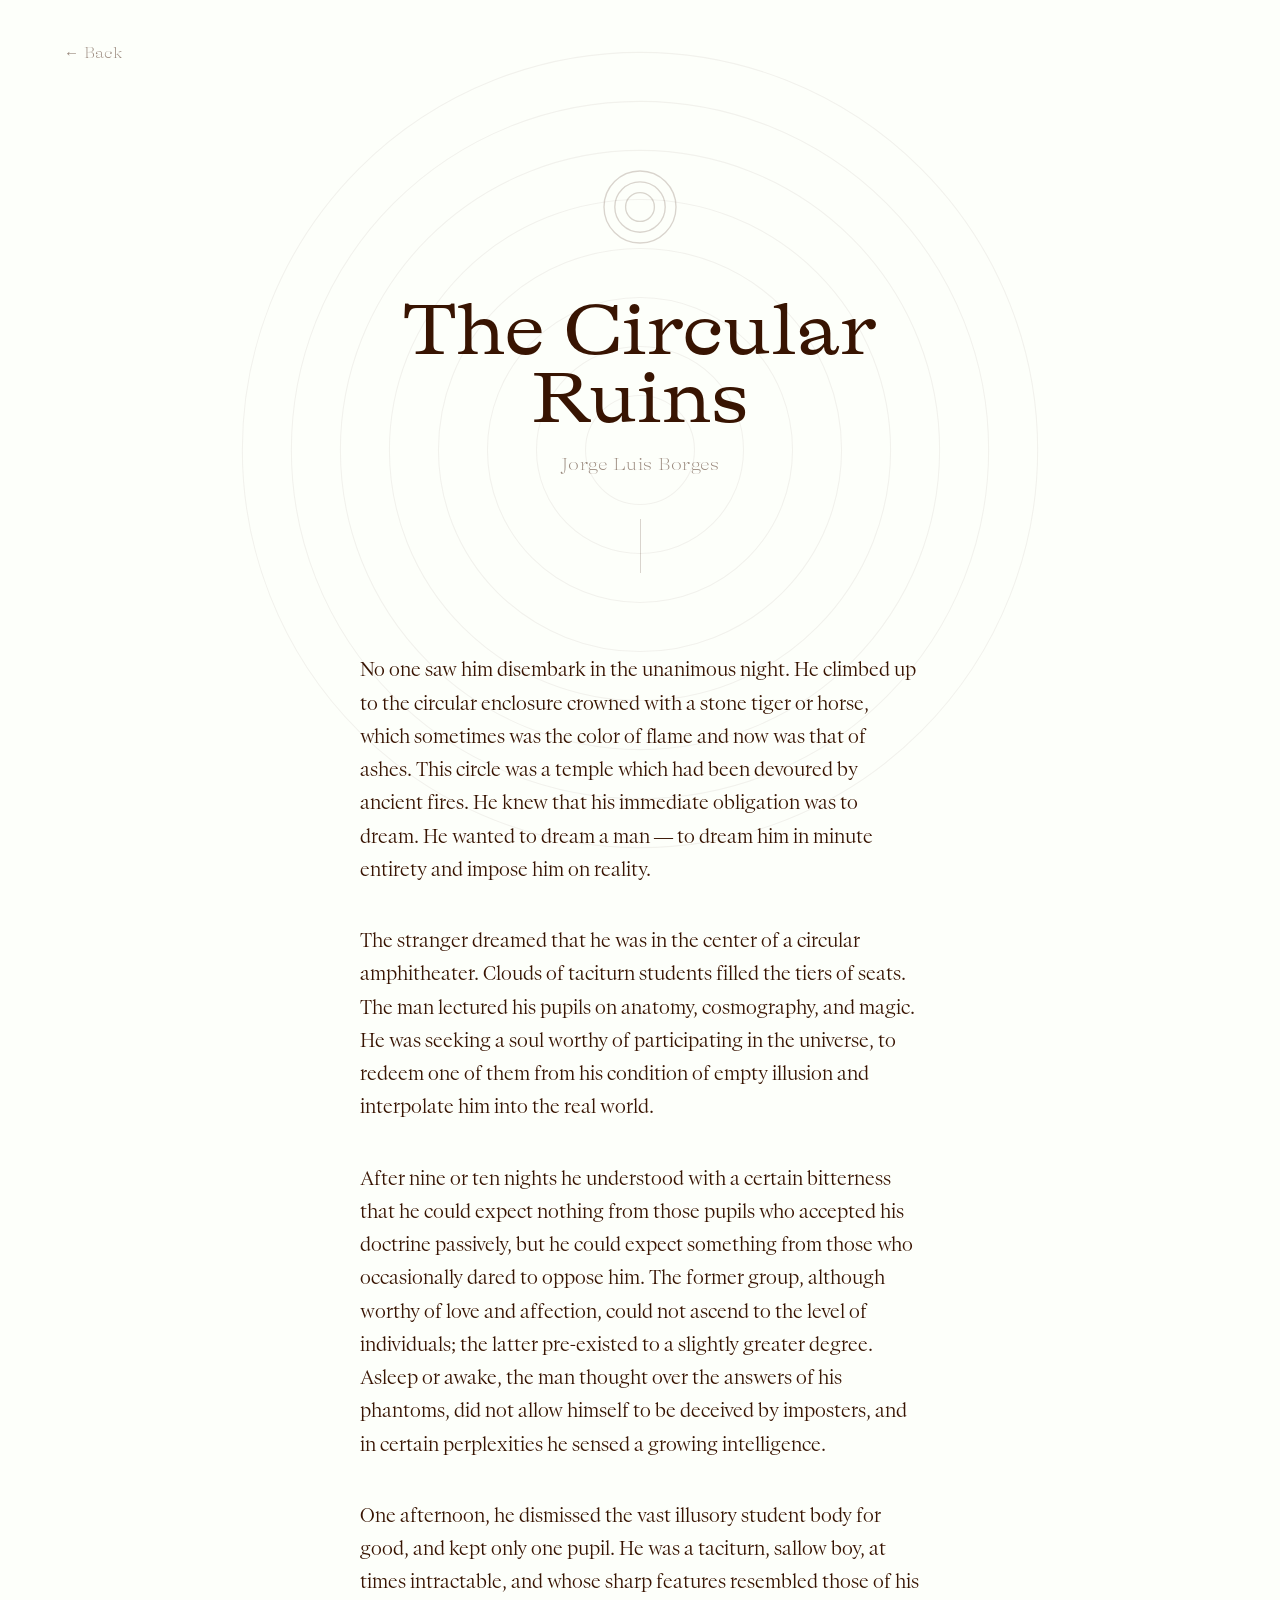
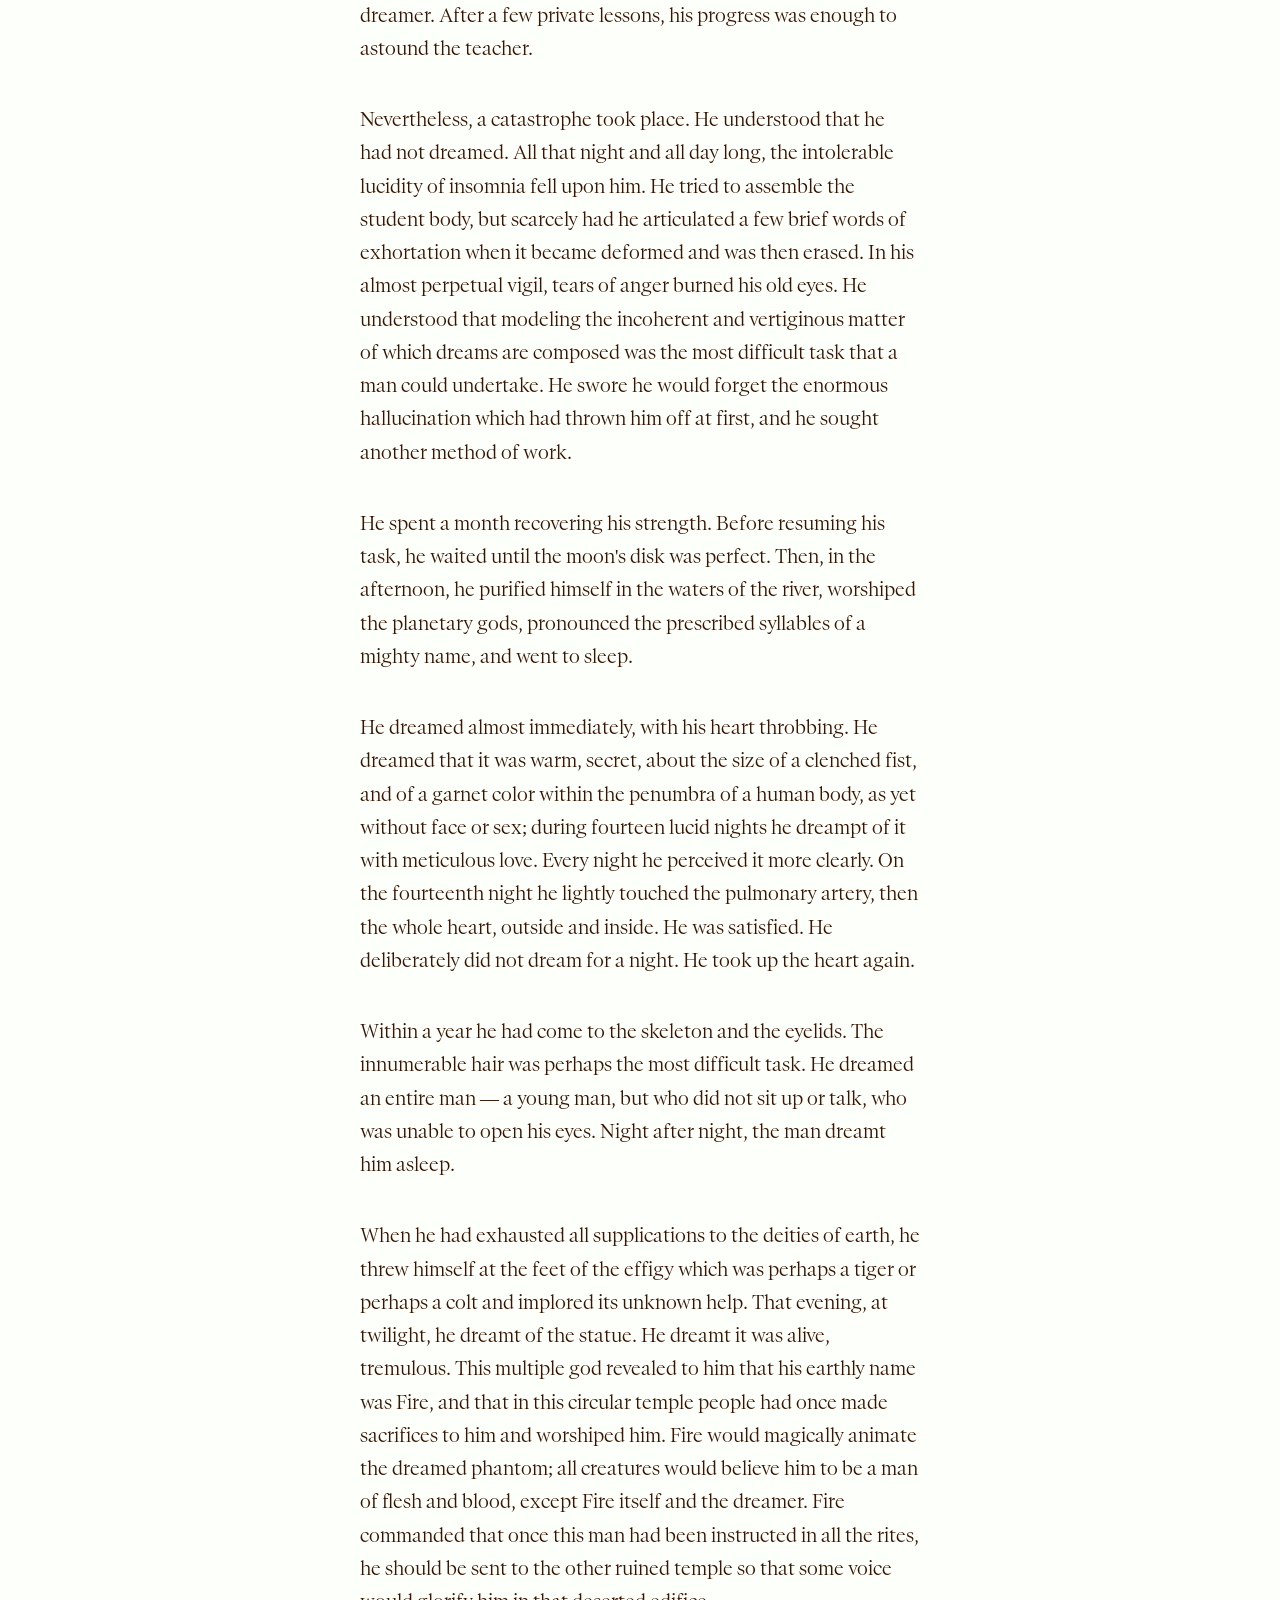
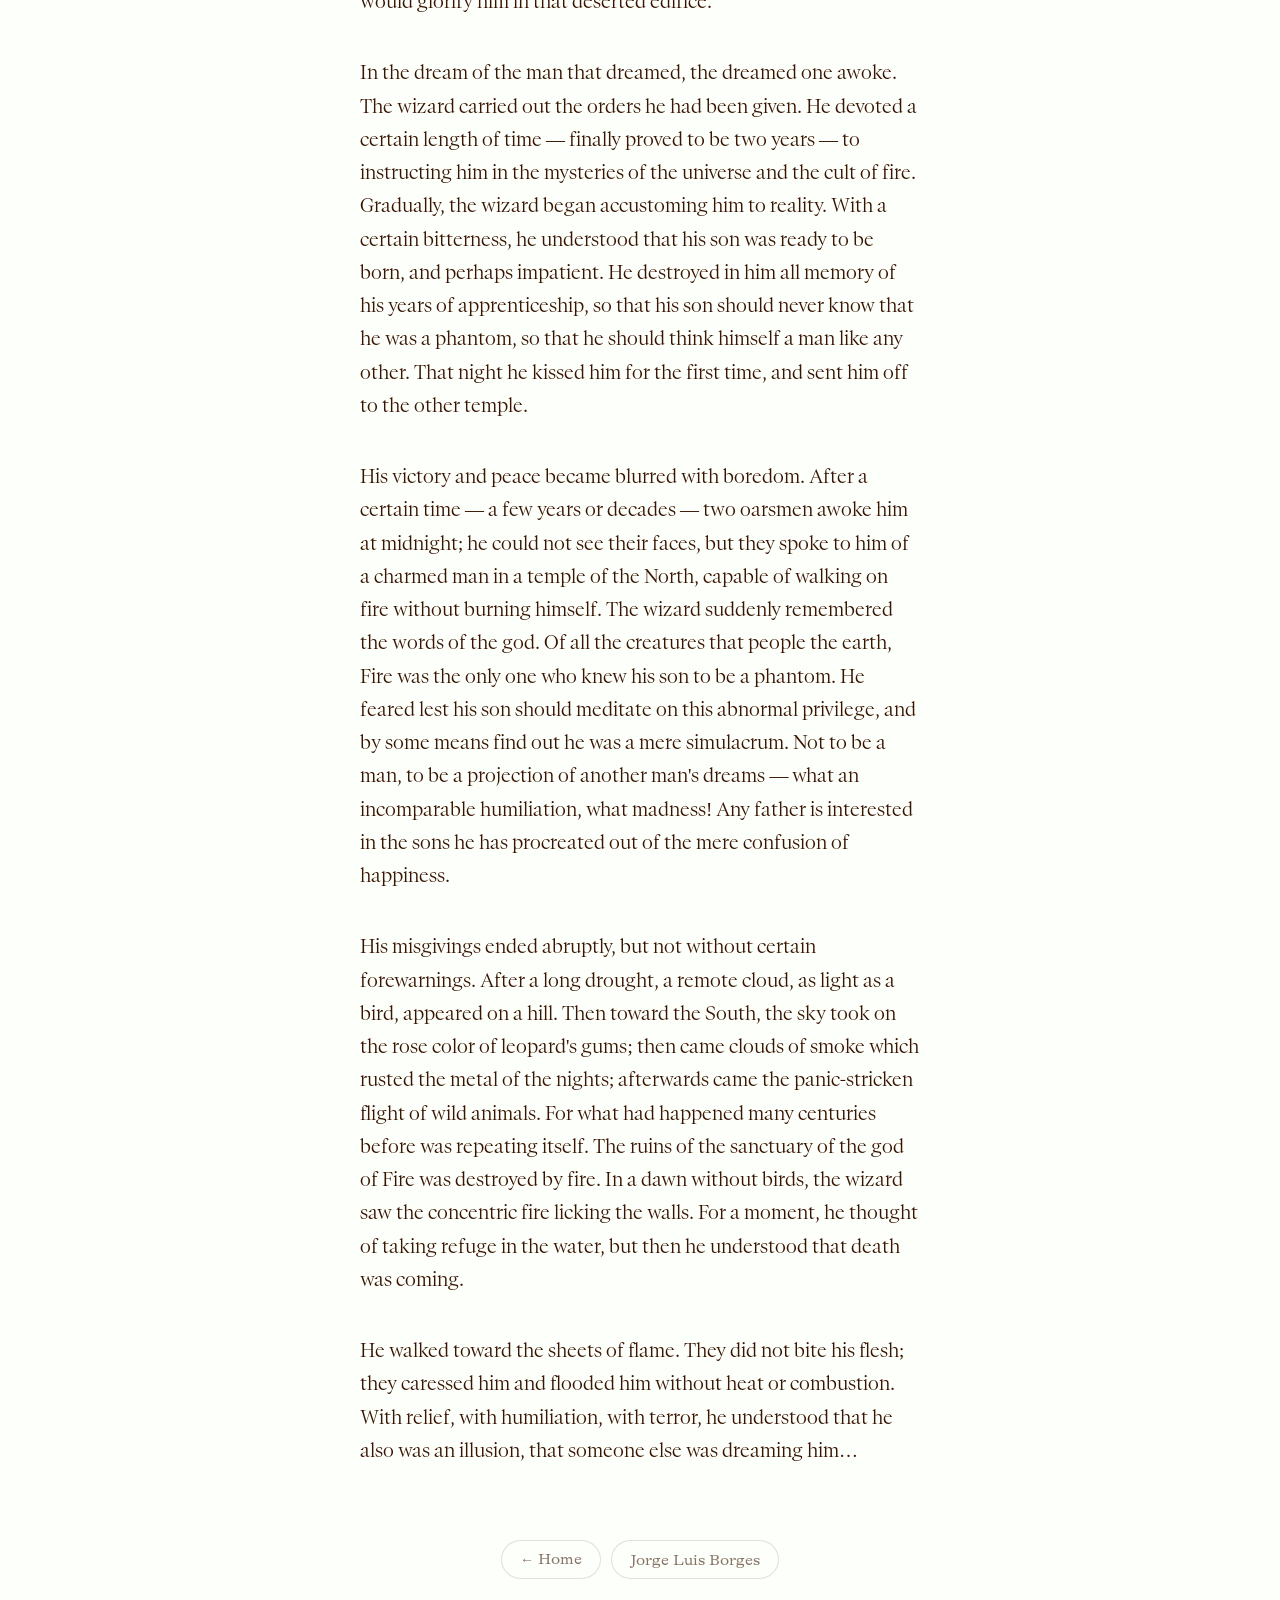
<file: linear.html>
<!doctype html>
<html lang="en">
<head>
  <meta charset="utf-8" />
  <meta name="viewport" content="width=device-width,initial-scale=1" />
  <title>The Circular Ruins — Linear Reading</title>
  <style>

    @font-face {
      font-family: 'GT Alpina';
      src: url('GT-Alpina/GT-Alpina-Extended-Regular-Trial.woff2') format('woff2');
      font-weight: normal;
      font-style: normal;
    }

    @font-face {
      font-family: 'GT Alpina Light';
      src: url('GT-Alpina/GT-Alpina-Fine-Extended-Thin-Trial.woff2') format('woff2');
      font-weight: normal;
      font-style: normal;
    }

    @font-face {
      font-family: 'GT Canon';
      src: url('GT-Canon/GT-Canon-L-Standard-Light-Trial.woff2') format('woff2');
      font-weight: normal;
      font-style: normal;
    }

    :root {
      --cream: #fdfffa;
      --ink:   rgb(56, 20, 2);
      --ink-dim: rgba(56, 20, 2, 0.5);
    }

    * { box-sizing: border-box; margin: 0; padding: 0; }

    html, body {
      background: var(--cream);
      color: var(--ink);
      min-height: 100%;
    }

    .ring-bg {
      position: fixed;
      inset: 0;
      display: grid;
      place-items: center;
      pointer-events: none;
      z-index: 0;
    }

    .ring-bg svg {
      width: min(92vmin, 1000px);
      opacity: 1;
    }

    .ring-bg circle {
      fill: none;
      stroke: rgba(56, 20, 2, 0.055);
      stroke-width: 1;
    }

    .content {
      position: relative;
      z-index: 1;
      max-width: 640px;
      margin: 0 auto;
      padding: 18vh 40px 20vh;
    }

    header {
      text-align: center;
      margin-bottom: 9vh;
    }

    .header-ring {
      display: block;
      margin: 0 auto 5vh;
      width: clamp(60px, 10vw, 90px);
      height: clamp(60px, 10vw, 90px);
    }

    .header-ring circle {
      fill: none;
      stroke: rgba(56, 20, 2, 0.18);
      stroke-width: 1.5;
    }

    h1 {
      font-family: "GT Alpina";
      font-weight: normal;
      font-size: clamp(36px, 6vw, 72px);
      line-height: 0.95;
      color: var(--ink);
      margin-bottom: 0.3em;
    }

    .byline {
      font-family: "GT Alpina Light";
      font-size: clamp(13px, 1.6vw, 17px);
      color: var(--ink-dim);
      letter-spacing: 0.03em;
    }

    .header-rule {
      width: 1px;
      height: clamp(40px, 6vh, 60px);
      background: rgba(56, 20, 2, 0.18);
      margin: 5vh auto 0;
    }

    .prose {
      font-family: 'GT Canon';
      font-size: clamp(15px, 1.75vw, 19px);
      line-height: 1.75;
      color: var(--ink);
    }

    .prose p {
      margin-bottom: 2em;
    }

    footer {
      margin-top: 8vh;
      text-align: center;
      display: flex;
      gap: 10px;
      justify-content: center;
      flex-wrap: wrap;
    }

    footer a {
      display: inline-flex;
      align-items: center;
      padding: 10px 18px;
      border: 1px solid rgba(56, 20, 2, 0.22);
      border-radius: 999px;
      background: rgba(253, 255, 250, 0.85);
      color: var(--ink);
      text-decoration: none;
      font-family: "GT Alpina";
      font-size: clamp(12px, 1.4vw, 14px);
      opacity: 0.6;
      transition: opacity 0.2s, border-color 0.2s;
      backdrop-filter: blur(4px);
    }

    footer a:hover {
      opacity: 1;
      border-color: rgba(56, 20, 2, 0.5);
    }

    .back {
      position: fixed;
      top: 5vh;
      left: 5vw;
      z-index: 99;
      text-decoration: none;
      color: var(--ink-dim);
      font-family: "GT Alpina Light";
      font-size: clamp(13px, 1.4vw, 15px);
      transition: color 0.2s;
    }

    .back:hover { color: var(--ink); }

    .progress-bar {
      position: fixed;
      right: 0;
      top: 0;
      width: 2px;
      height: 0%;
      background: var(--ink);
      opacity: 0.3;
      z-index: 40;
      transition: height 0.08s linear;
    }

  </style>
</head>
<body>

  <a class="back" href="index.html">← Back</a>
  <div class="progress-bar" id="progressbar"></div>

  <div class="ring-bg" aria-hidden="true">
    <svg viewBox="-380 -380 760 760" xmlns="http://www.w3.org/2000/svg">
      <circle r="50"></circle>
      <circle r="95"></circle>
      <circle r="140"></circle>
      <circle r="185"></circle>
      <circle r="230"></circle>
      <circle r="275"></circle>
      <circle r="320"></circle>
      <circle r="365"></circle>
    </svg>
  </div>

  <div class="content">

    <header>
      <svg class="header-ring" viewBox="0 0 100 100" xmlns="http://www.w3.org/2000/svg" aria-hidden="true">
        <circle cx="50" cy="50" r="40"></circle>
        <circle cx="50" cy="50" r="28"></circle>
        <circle cx="50" cy="50" r="16"></circle>
      </svg>

      <h1>The Circular<br>Ruins</h1>
      <div class="byline">Jorge Luis Borges</div>
      <div class="header-rule"></div>
    </header>

    <div class="prose">

      <p>No one saw him disembark in the unanimous night. He climbed up to the circular enclosure crowned with a stone tiger or horse, which sometimes was the color of flame and now was that of ashes. This circle was a temple which had been devoured by ancient fires. He knew that his immediate obligation was to dream. He wanted to dream a man — to dream him in minute entirety and impose him on reality.</p>

      <p>The stranger dreamed that he was in the center of a circular amphitheater. Clouds of taciturn students filled the tiers of seats. The man lectured his pupils on anatomy, cosmography, and magic. He was seeking a soul worthy of participating in the universe, to redeem one of them from his condition of empty illusion and interpolate him into the real world.</p>

      <p>After nine or ten nights he understood with a certain bitterness that he could expect nothing from those pupils who accepted his doctrine passively, but he could expect something from those who occasionally dared to oppose him. The former group, although worthy of love and affection, could not ascend to the level of individuals; the latter pre-existed to a slightly greater degree. Asleep or awake, the man thought over the answers of his phantoms, did not allow himself to be deceived by imposters, and in certain perplexities he sensed a growing intelligence.</p>

      <p>One afternoon, he dismissed the vast illusory student body for good, and kept only one pupil. He was a taciturn, sallow boy, at times intractable, and whose sharp features resembled those of his dreamer. After a few private lessons, his progress was enough to astound the teacher.</p>

      <p>Nevertheless, a catastrophe took place. He understood that he had not dreamed. All that night and all day long, the intolerable lucidity of insomnia fell upon him. He tried to assemble the student body, but scarcely had he articulated a few brief words of exhortation when it became deformed and was then erased. In his almost perpetual vigil, tears of anger burned his old eyes. He understood that modeling the incoherent and vertiginous matter of which dreams are composed was the most difficult task that a man could undertake. He swore he would forget the enormous hallucination which had thrown him off at first, and he sought another method of work.</p>

      <p>He spent a month recovering his strength. Before resuming his task, he waited until the moon's disk was perfect. Then, in the afternoon, he purified himself in the waters of the river, worshiped the planetary gods, pronounced the prescribed syllables of a mighty name, and went to sleep.</p>

      <p>He dreamed almost immediately, with his heart throbbing. He dreamed that it was warm, secret, about the size of a clenched fist, and of a garnet color within the penumbra of a human body, as yet without face or sex; during fourteen lucid nights he dreampt of it with meticulous love. Every night he perceived it more clearly. On the fourteenth night he lightly touched the pulmonary artery, then the whole heart, outside and inside. He was satisfied. He deliberately did not dream for a night. He took up the heart again.</p>

      <p>Within a year he had come to the skeleton and the eyelids. The innumerable hair was perhaps the most difficult task. He dreamed an entire man — a young man, but who did not sit up or talk, who was unable to open his eyes. Night after night, the man dreamt him asleep.</p>

      <p>When he had exhausted all supplications to the deities of earth, he threw himself at the feet of the effigy which was perhaps a tiger or perhaps a colt and implored its unknown help. That evening, at twilight, he dreamt of the statue. He dreamt it was alive, tremulous. This multiple god revealed to him that his earthly name was Fire, and that in this circular temple people had once made sacrifices to him and worshiped him. Fire would magically animate the dreamed phantom; all creatures would believe him to be a man of flesh and blood, except Fire itself and the dreamer. Fire commanded that once this man had been instructed in all the rites, he should be sent to the other ruined temple so that some voice would glorify him in that deserted edifice.</p>

      <p>In the dream of the man that dreamed, the dreamed one awoke. The wizard carried out the orders he had been given. He devoted a certain length of time — finally proved to be two years — to instructing him in the mysteries of the universe and the cult of fire. Gradually, the wizard began accustoming him to reality. With a certain bitterness, he understood that his son was ready to be born, and perhaps impatient. He destroyed in him all memory of his years of apprenticeship, so that his son should never know that he was a phantom, so that he should think himself a man like any other. That night he kissed him for the first time, and sent him off to the other temple.</p>

      <p>His victory and peace became blurred with boredom. After a certain time — a few years or decades — two oarsmen awoke him at midnight; he could not see their faces, but they spoke to him of a charmed man in a temple of the North, capable of walking on fire without burning himself. The wizard suddenly remembered the words of the god. Of all the creatures that people the earth, Fire was the only one who knew his son to be a phantom. He feared lest his son should meditate on this abnormal privilege, and by some means find out he was a mere simulacrum. Not to be a man, to be a projection of another man's dreams — what an incomparable humiliation, what madness! Any father is interested in the sons he has procreated out of the mere confusion of happiness.</p>

      <p>His misgivings ended abruptly, but not without certain forewarnings. After a long drought, a remote cloud, as light as a bird, appeared on a hill. Then toward the South, the sky took on the rose color of leopard's gums; then came clouds of smoke which rusted the metal of the nights; afterwards came the panic-stricken flight of wild animals. For what had happened many centuries before was repeating itself. The ruins of the sanctuary of the god of Fire was destroyed by fire. In a dawn without birds, the wizard saw the concentric fire licking the walls. For a moment, he thought of taking refuge in the water, but then he understood that death was coming.</p>

      <p>He walked toward the sheets of flame. They did not bite his flesh; they caressed him and flooded him without heat or combustion. With relief, with humiliation, with terror, he understood that he also was an illusion, that someone else was dreaming him…</p>

    </div>

    <footer>
      <a href="index.html">← Home</a>
      <a href="jorge_luis_borges.html">Jorge Luis Borges</a>
    </footer>

  </div>

  <script>
    const bar = document.getElementById('progressbar');
    window.addEventListener('scroll', () => {
      const doc = document.documentElement;
      const max = doc.scrollHeight - doc.clientHeight;
      const p = max > 0 ? doc.scrollTop / max : 0;
      bar.style.height = (p * 100) + '%';
    }, { passive: true });
  </script>

</body>
</html>
</file>
